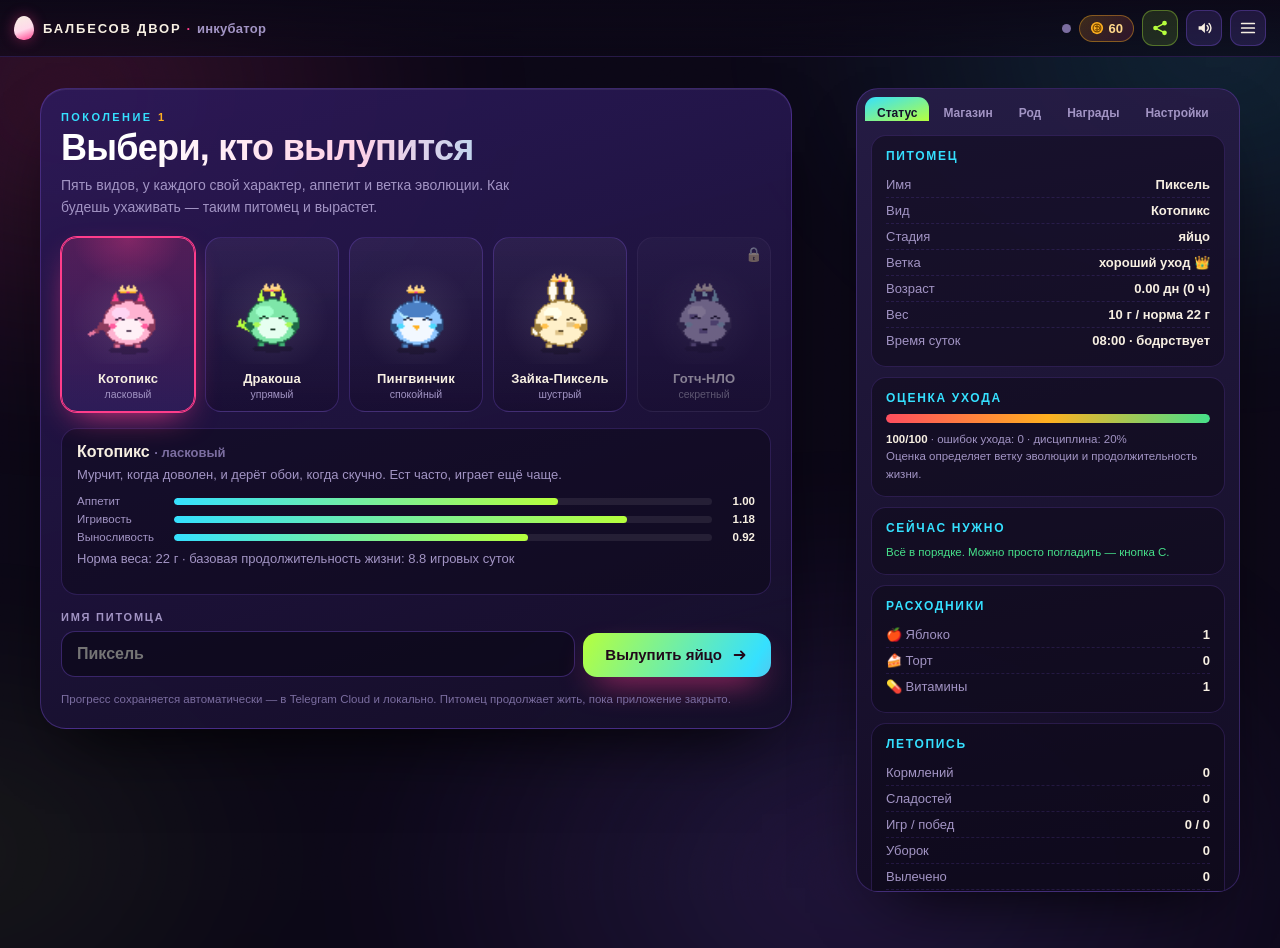
<file: index.html>
<!doctype html>
<html lang="ru">
<head>
<meta charset="utf-8">
<meta name="viewport" content="width=device-width,initial-scale=1,maximum-scale=1,user-scalable=no,viewport-fit=cover">
<meta name="theme-color" content="#150f28">
<meta name="apple-mobile-web-app-capable" content="yes">
<meta name="apple-mobile-web-app-status-bar-style" content="black-translucent">
<title>Балбесов двор — карманный питомец</title>
<script src="https://telegram.org/js/telegram-web-app.js"></script>
<link rel="stylesheet" href="style.css?v=9">
<style>.memorial[hidden],.away[hidden]{display:none!important}</style>
</head>
<body class="phase-hatchery">

<div class="bg-aurora" aria-hidden="true"></div>
<div class="bg-grain" aria-hidden="true"></div>

<header class="topbar">
  <div class="brand">
    <span class="brand-egg"></span>
    <span class="brand-txt">БАЛБЕСОВ ДВОР<b>·</b><i id="petTitle">инкубатор</i></span>
  </div>
  <div class="topbar-right">
    <span class="syncdot" id="syncDot" data-state="idle" title="Синхронизация"></span>
    <div class="coinpill" id="coinPill" title="Готчи — внутренняя валюта">
      <svg viewBox="0 0 16 16" width="14" height="14"><circle cx="8" cy="8" r="7" fill="#ffb020"/><circle cx="8" cy="8" r="4.4" fill="none" stroke="#7a4a00" stroke-width="1.4"/><path d="M8 4.6v6.8M6 6.4h3.2a1.8 1.8 0 010 3.6H6" stroke="#7a4a00" stroke-width="1.3" fill="none" stroke-linecap="round"/></svg>
      <span id="coinVal">0</span>
    </div>
    <button class="icobtn" id="btnShare" aria-label="Поделиться" title="Поделиться питомцем">
      <svg viewBox="0 0 20 20" width="18" height="18"><circle cx="15" cy="4.6" r="2.6" fill="currentColor"/><circle cx="5" cy="10" r="2.6" fill="currentColor"/><circle cx="15" cy="15.4" r="2.6" fill="currentColor"/><path d="M7.3 8.8l5.4-2.9M7.3 11.2l5.4 2.9" stroke="currentColor" stroke-width="1.6" stroke-linecap="round"/></svg>
    </button>
    <button class="icobtn" id="btnSound" aria-label="Звук" title="Звук вкл/выкл">
      <svg viewBox="0 0 20 20" width="18" height="18" id="sndIcon"><path d="M4 8h3l4-3.5v11L7 12H4z" fill="currentColor"/><path class="wave" d="M13.4 7.2a4 4 0 010 5.6M15.6 5a7 7 0 010 10" stroke="currentColor" stroke-width="1.6" fill="none" stroke-linecap="round"/><path class="mute" d="M13.5 7.5l5 5m0-5l-5 5" stroke="currentColor" stroke-width="1.8" fill="none" stroke-linecap="round"/></svg>
    </button>
    <button class="icobtn" id="btnPanel" aria-label="Панель" title="Статус, магазин, настройки">
      <svg viewBox="0 0 20 20" width="18" height="18"><path d="M3 5h14M3 10h14M3 15h14" stroke="currentColor" stroke-width="1.9" stroke-linecap="round"/></svg>
    </button>
  </div>
</header>

<main class="stage">
  <section class="hatchery" id="hatchery">
    <div class="hatch-head">
      <p class="kicker">поколение <b id="genNum">1</b></p>
      <h1>Выбери, кто вылупится</h1>
      <p class="lede">Пять видов, у каждого свой характер, аппетит и ветка эволюции. Как будешь ухаживать — таким питомец и вырастет.</p>
    </div>
    <div class="species-grid" id="speciesGrid"></div>
    <div class="species-info" id="speciesInfo"></div>
    <div class="name-row">
      <label for="petName">Имя питомца</label>
      <input id="petName" maxlength="12" placeholder="Пиксель" autocomplete="off" spellcheck="false">
      <button class="btn-primary" id="btnHatch">
        <span>Вылупить яйцо</span>
        <svg viewBox="0 0 20 20" width="18" height="18"><path d="M4 10h11m-4-4l4 4-4 4" stroke="currentColor" stroke-width="2" fill="none" stroke-linecap="round" stroke-linejoin="round"/></svg>
      </button>
    </div>
    <p class="hatch-note">Прогресс сохраняется автоматически — в Telegram Cloud и локально. Питомец продолжает жить, пока приложение закрыто.</p>
  </section>

  <section class="device-wrap" id="deviceWrap">
    <div class="device" id="device">
      <div class="shell-gloss" aria-hidden="true"></div>
      <div class="shell-top">
        <span class="speaker"><i></i><i></i><i></i><i></i><i></i></span>
        <span class="shell-brand">БАЛБЕСОВ ДВОР</span>
        <span class="model"><span class="callamp" id="callLamp" title="Питомец зовёт"></span>зов питомца</span>
      </div>
      <div class="screen-frame">
        <div class="iconrail" id="railTop"></div>
        <div class="lcd" id="lcdBox">
          <canvas id="lcd" width="128" height="112"></canvas>
          <div class="lcd-scan" aria-hidden="true"></div>
          <div class="lcd-glare" aria-hidden="true"></div>
          <div class="lcd-touch" id="lcdTouch"></div>
        </div>
        <div class="iconrail" id="railBottom"></div>
      </div>
      <div class="hud" id="hud">
        <div class="hud-row">
          <div class="hud-cell"><span class="hud-lbl">Сытость</span><span class="hearts" id="hHunger"></span></div>
          <div class="hud-cell"><span class="hud-lbl">Радость</span><span class="hearts" id="hHappy"></span></div>
        </div>
        <div class="hud-row">
          <div class="hud-cell grow"><span class="hud-lbl">Силы</span><span class="bar"><i id="bEnergy"></i></span></div>
          <div class="hud-cell grow"><span class="hud-lbl">Здоровье</span><span class="bar hp"><i id="bHealth"></i></span></div>
        </div>
        <div class="hud-meta">
          <span id="mStage">—</span><b>·</b><span id="mAge">0 д</span><b>·</b><span id="mWeight">0 г</span><b>·</b><span id="mDisc">дисц. 0%</span>
        </div>
      </div>
      <div class="pad">
        <button class="key key-a" id="keyA" aria-label="Кнопка A — выбор"><b>A</b><small>выбор</small></button>
        <button class="key key-b" id="keyB" aria-label="Кнопка B — подтвердить"><b>B</b><small>ок</small></button>
        <button class="key key-c" id="keyC" aria-label="Кнопка C — отмена"><b>C</b><small>назад</small></button>
      </div>
    </div>
    <p class="pad-hint" id="padHint">A — листать · B — подтвердить · C — отмена</p>
  </section>

  <aside class="panel" id="panel">
    <div class="panel-grip" id="panelGrip"></div>
    <nav class="tabs" id="tabs">
      <button data-tab="status" class="on">Статус</button>
      <button data-tab="shop">Магазин</button>
      <button data-tab="tree">Род</button>
      <button data-tab="awards">Награды</button>
      <button data-tab="setup">Настройки</button>
    </nav>
    <div class="panel-body" id="panelBody"></div>
    <button class="panel-close" id="panelClose">Закрыть</button>
  </aside>
</main>

<div class="memorial" id="memorial" hidden>
  <div class="mem-card">
    <canvas id="memCanvas" width="128" height="112"></canvas>
    <h2 id="memName">—</h2>
    <p class="mem-dates" id="memDates">—</p>
    <p class="mem-cause" id="memCause">—</p>
    <div class="mem-stats" id="memStats"></div>
    <p class="mem-quote" id="memQuote"></p>
    <button class="btn-primary" id="btnNewGen">Новое поколение</button>
  </div>
</div>

<div class="away" id="away" hidden>
  <div class="away-card">
    <h3>Пока тебя не было</h3>
    <div id="awayBody"></div>
    <button class="btn-primary" id="awayOk">Понятно</button>
  </div>
</div>

<div class="toast" id="toast" role="status" aria-live="polite"></div>

<script src="js/audio.js?v=9"></script>
<script src="js/pixel.js?v=9"></script>
<script src="js/state.js?v=9"></script>
<script src="js/telegram.js?v=9"></script>
<script src="js/galaga.js?v=9"></script>
<script src="js/app.js?v=9"></script>
</body>
</html>
</file>
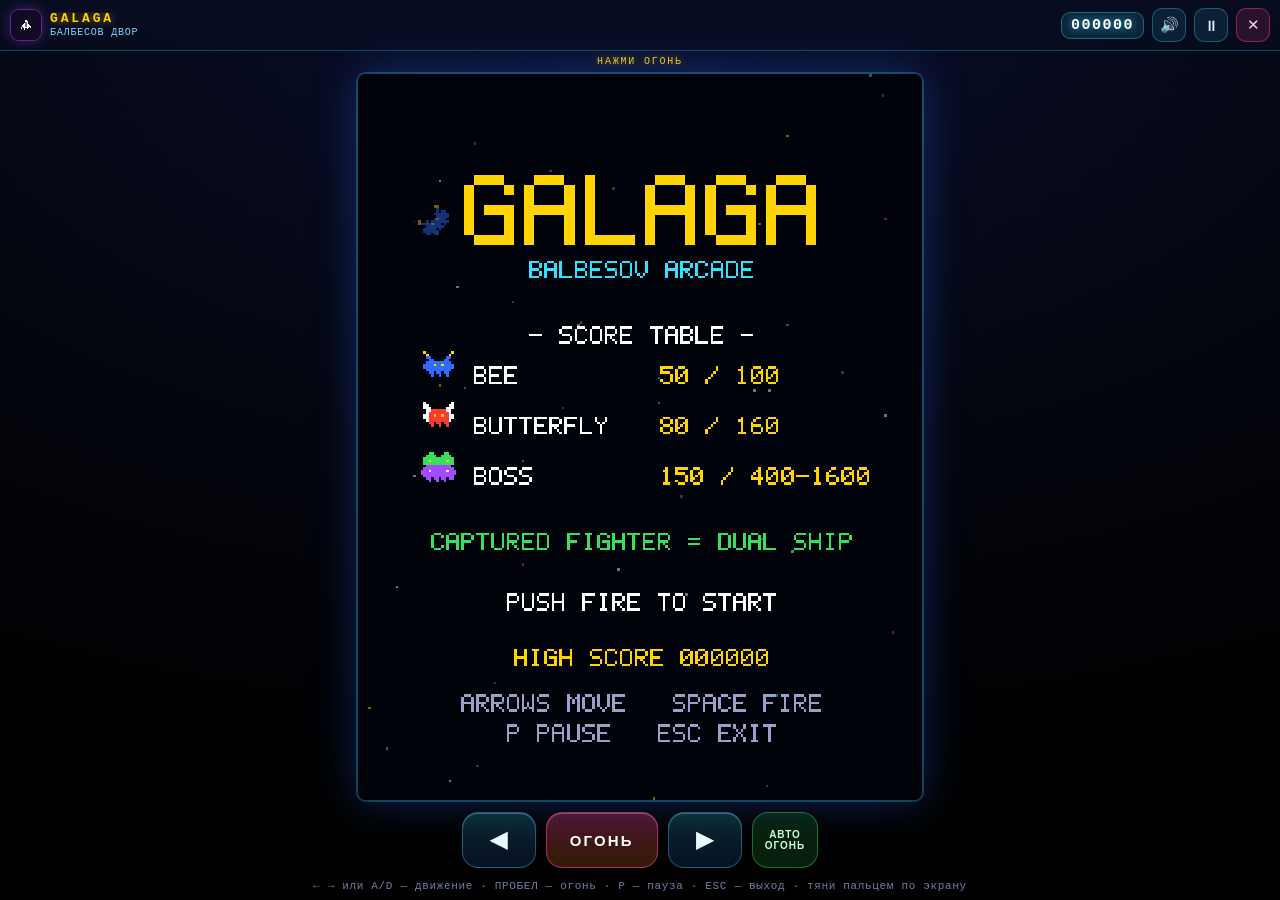
<file: galaga.html>
<!doctype html>
<html lang="ru">
<head>
<meta charset="utf-8">
<meta name="viewport" content="width=device-width,initial-scale=1,maximum-scale=1,user-scalable=no,viewport-fit=cover">
<meta name="theme-color" content="#04060f">
<title>GALAGA · Балбесов Аркада</title>
<style>html,body{margin:0;height:100%;background:#04060f;overflow:hidden}</style>
</head>
<body>
<script src="js/galaga.js?v=9"></script>
<script>Galaga.standalone();</script>
</body>
</html>
</file>
<file: style.css>
/* ============================================================
   GOTCHI — палитра взята из самого предмета: игрушечный
   полупрозрачный корпус, ЖК-экран, кислотные кнопки-конфеты.
   ============================================================ */
:root{
  --ink:#0c0817; --ink2:#150f28; --surface:#1d1636; --surface2:#271d47;
  --overlay:#2f2358; --line:#3d2f6b; --scrim:rgba(8,5,18,.72);
  --cream:#f7efe2; --mute:#a294c4; --mute2:#7b6da0;
  --magenta:#ff3d8b; --cyan:#35e0ff; --lime:#b6ff3d; --amber:#ffb020; --grape:#8b5cf6;
  --ok:#46e08a; --warn:#ffb020; --bad:#ff4d5e; --info:#35e0ff;
  --shell1:#7b4bd6; --shell2:#4a2a92; --shell3:#2d1a5e;
  --lcd1:#dff3c4; --lcd2:#c3e3a4;
  --r:18px; --rs:12px;
  --ff:-apple-system,BlinkMacSystemFont,"Segoe UI",Roboto,"Helvetica Neue",Arial,sans-serif;
}
*{box-sizing:border-box;-webkit-tap-highlight-color:transparent}
html,body{height:100%}
body{
  margin:0;font-family:var(--ff);color:var(--cream);background:var(--ink);
  overflow-x:hidden;overscroll-behavior-y:none;padding:0;
  -webkit-user-select:none;user-select:none;
}
img,canvas{display:block}
button{font-family:inherit;color:inherit;border:0;background:none;cursor:pointer}
input{font-family:inherit}

/* ---------- скроллбары в своей палитре ---------- */
*{scrollbar-width:thin;scrollbar-color:var(--grape) transparent}
*::-webkit-scrollbar{width:9px;height:9px}
*::-webkit-scrollbar-track{background:rgba(139,92,246,.08);border-radius:9px}
*::-webkit-scrollbar-thumb{background:linear-gradient(180deg,var(--magenta),var(--grape));border-radius:9px;border:2px solid transparent;background-clip:padding-box}
*::-webkit-scrollbar-thumb:hover{background:linear-gradient(180deg,var(--cyan),var(--grape));background-clip:padding-box}

/* ---------- фон ---------- */
.bg-aurora{position:fixed;inset:-20%;z-index:-2;filter:blur(70px);opacity:.55;
  background:
    radial-gradient(38% 42% at 18% 22%,#ff3d8b55,transparent 60%),
    radial-gradient(40% 40% at 82% 18%,#35e0ff44,transparent 62%),
    radial-gradient(46% 46% at 62% 84%,#8b5cf655,transparent 64%),
    radial-gradient(34% 34% at 12% 82%,#b6ff3d22,transparent 60%);
  animation:drift 26s ease-in-out infinite alternate}
@keyframes drift{0%{transform:translate3d(-2%,-1%,0) scale(1)}100%{transform:translate3d(3%,2%,0) scale(1.08)}}
.bg-grain{position:fixed;inset:0;z-index:-1;pointer-events:none;opacity:.16;mix-blend-mode:overlay;
  background-image:url("data:image/svg+xml;utf8,<svg xmlns='http://www.w3.org/2000/svg' width='140' height='140'><filter id='n'><feTurbulence type='fractalNoise' baseFrequency='.85' numOctaves='3'/></filter><rect width='140' height='140' filter='url(%23n)' opacity='.55'/></svg>")}

/* ---------- топбар (fixed, чтобы iOS WebView не глючил на sticky) ---------- */
.topbar{position:fixed;top:0;left:0;right:0;z-index:60;display:flex;align-items:center;justify-content:space-between;
  gap:10px;padding:calc(10px + env(safe-area-inset-top)) 14px 10px;
  background:linear-gradient(180deg,rgba(12,8,23,.94),rgba(12,8,23,.62));
  backdrop-filter:blur(14px);-webkit-backdrop-filter:blur(14px);
  border-bottom:1px solid rgba(139,92,246,.22);
  height:auto;min-height:56px}
.brand{display:flex;align-items:center;gap:9px;min-width:0}
.brand-egg{width:20px;height:24px;border-radius:50% 50% 46% 46%/60% 60% 40% 40%;
  background:linear-gradient(160deg,var(--cream),#ffd9ea 55%,var(--magenta));box-shadow:0 0 14px #ff3d8b66;flex:0 0 auto;
  animation:eggwob 3.4s ease-in-out infinite}
@keyframes eggwob{0%,100%{transform:rotate(-7deg)}50%{transform:rotate(7deg)}}
.brand-txt{font-weight:800;letter-spacing:.14em;font-size:13px;white-space:nowrap;overflow:hidden;text-overflow:ellipsis}
.brand-txt b{color:var(--magenta);margin:0 5px}
.brand-txt i{font-style:normal;font-weight:600;letter-spacing:.02em;color:var(--mute);text-transform:none}
.topbar-right{display:flex;align-items:center;gap:8px;flex:0 0 auto}
.coinpill{display:flex;align-items:center;gap:5px;padding:5px 10px;border-radius:999px;font-weight:800;font-size:13px;
  background:linear-gradient(135deg,rgba(255,176,32,.2),rgba(255,61,139,.14));border:1px solid rgba(255,176,32,.4);color:#ffd88a}
.coinpill.bump{animation:bump .4s cubic-bezier(.3,1.6,.5,1)}
@keyframes bump{50%{transform:scale(1.18)}}
.icobtn{width:36px;height:36px;border-radius:11px;display:grid;place-items:center;color:var(--cream);
  background:rgba(139,92,246,.16);border:1px solid rgba(139,92,246,.3);transition:.16s}
.icobtn:hover{background:rgba(139,92,246,.3)}
.icobtn:active{transform:scale(.92)}
#btnSound.off{color:var(--mute)}
#btnSound.off .wave{display:none}
#btnSound:not(.off) .mute{display:none}

/* ---------- раскладка ---------- */
.stage{max-width:1560px;margin:0 auto;padding:calc(70px + env(safe-area-inset-top)) 16px 44px;display:grid;gap:22px;grid-template-columns:1fr}
@media(min-width:1040px){
  .stage{grid-template-columns:minmax(0,1fr) 384px;gap:64px;padding:calc(88px + env(safe-area-inset-top)) 40px 56px;align-items:start}
  body.phase-hatchery .stage{grid-template-columns:minmax(0,1fr) 384px}
}
@media(min-width:1440px){.stage{gap:96px;padding-right:56px}}

/* ---------- инкубатор ---------- */
.hatchery{background:linear-gradient(165deg,rgba(45,26,94,.86),rgba(21,15,40,.92));
  border:1px solid rgba(139,92,246,.32);border-radius:26px;padding:22px 20px 20px;
  box-shadow:0 30px 70px -30px #000,inset 0 1px 0 rgba(255,255,255,.07);animation:rise .5s cubic-bezier(.2,.9,.3,1) both}
@keyframes rise{from{opacity:0;transform:translateY(18px)}}
body:not(.phase-hatchery) .hatchery{display:none}
body.phase-hatchery .device-wrap{display:none}
.kicker{margin:0 0 6px;font-size:11px;letter-spacing:.22em;text-transform:uppercase;color:var(--cyan);font-weight:800}
.kicker b{color:var(--amber)}
.hatch-head h1{margin:0 0 8px;font-size:clamp(24px,5.4vw,36px);line-height:1.06;letter-spacing:-.02em;
  background:linear-gradient(96deg,#fff 10%,#ffd0e6 42%,var(--cyan) 96%);-webkit-background-clip:text;background-clip:text;color:transparent}
.lede{margin:0 0 18px;color:var(--mute);font-size:14px;line-height:1.55;max-width:60ch}
.species-grid{display:grid;grid-template-columns:repeat(auto-fit,minmax(126px,1fr));gap:10px}
.sp-card{position:relative;padding:10px 8px 11px;border-radius:16px;text-align:center;overflow:hidden;
  background:linear-gradient(180deg,rgba(255,255,255,.05),rgba(0,0,0,.18));border:1.5px solid rgba(139,92,246,.26);transition:.18s}
.sp-card canvas{width:100%;height:auto;aspect-ratio:1;image-rendering:pixelated;image-rendering:-webkit-optimize-contrast;
  border-radius:11px;background:radial-gradient(70% 70% at 50% 62%,rgba(255,255,255,.09),transparent 70%)}
@supports not (aspect-ratio:1){
  .sp-card{position:relative}
  .sp-card::before{content:"";display:block;padding-top:100%}
  .sp-card canvas{position:absolute;inset:0;width:100%;height:100%}
}
.sp-card b{display:block;margin-top:7px;font-size:13px;letter-spacing:.01em}
.sp-card small{display:block;color:var(--mute);font-size:10.5px;margin-top:2px}
.sp-card:hover{transform:translateY(-3px);border-color:rgba(53,224,255,.5)}
.sp-card.on{border-color:var(--magenta);background:linear-gradient(180deg,rgba(255,61,139,.2),rgba(139,92,246,.12));
  box-shadow:0 0 0 1px var(--magenta),0 12px 34px -14px var(--magenta)}
.sp-card.on::after{content:"";position:absolute;inset:0;border-radius:16px;pointer-events:none;
  background:radial-gradient(60% 40% at 50% 0%,rgba(255,61,139,.28),transparent 70%)}
.sp-card.locked{opacity:.5;filter:grayscale(.7)}
.sp-card .lock{position:absolute;top:8px;right:8px;font-size:14px}
.species-info{margin:16px 0 4px;padding:14px 15px;border-radius:16px;background:rgba(12,8,23,.5);border:1px solid rgba(139,92,246,.22)}
.species-info h3{margin:0 0 4px;font-size:16px}
.species-info p{margin:0 0 11px;color:var(--mute);font-size:13px;line-height:1.5}
.trait{display:flex;align-items:center;gap:9px;margin:6px 0;font-size:11.5px;color:var(--mute)}
.trait span:first-child{width:88px;flex:0 0 auto}
.trait .tbar{flex:1;height:7px;border-radius:6px;background:rgba(255,255,255,.08);overflow:hidden}
.trait .tbar i{display:block;height:100%;border-radius:6px;background:linear-gradient(90deg,var(--cyan),var(--lime))}
.trait em{font-style:normal;width:34px;text-align:right;color:var(--cream);font-weight:700}
.name-row{display:grid;gap:8px;margin-top:16px;grid-template-columns:1fr}
@media(min-width:560px){.name-row{grid-template-columns:1fr auto;align-items:end}.name-row label{grid-column:1/-1}}
.name-row label{font-size:11px;letter-spacing:.16em;text-transform:uppercase;color:var(--mute);font-weight:800}
#petName{padding:13px 15px;border-radius:14px;background:rgba(12,8,23,.66);border:1.5px solid rgba(139,92,246,.34);
  color:var(--cream);font-size:16px;font-weight:600;outline:none;transition:.16s;min-width:0}
#petName:focus{border-color:var(--cyan);box-shadow:0 0 0 3px rgba(53,224,255,.16)}
.btn-primary{display:inline-flex;align-items:center;justify-content:center;gap:9px;padding:13px 22px;border-radius:14px;
  font-weight:800;font-size:15px;color:#20081a;background:linear-gradient(120deg,var(--lime),var(--cyan) 52%,var(--magenta));
  background-size:180% 100%;box-shadow:0 14px 34px -14px var(--magenta);transition:.2s;white-space:nowrap}
.btn-primary:hover{background-position:100% 0;transform:translateY(-2px)}
.btn-primary:active{transform:translateY(0) scale(.98)}
.hatch-note{margin:14px 0 0;font-size:11.5px;color:var(--mute2);line-height:1.5}

/* ---------- устройство ---------- */
.device-wrap{display:flex;flex-direction:column;align-items:center;gap:14px;animation:rise .55s cubic-bezier(.2,.9,.3,1) both}
.device{position:relative;width:min(452px,100%);
  padding:clamp(26px,7vw,38px) clamp(22px,6vw,40px) clamp(26px,6.4vw,36px);
  border-radius:50% 50% 44% 44% / 33% 33% 25% 25%;
  background:linear-gradient(168deg,var(--shell1),var(--shell2) 46%,var(--shell3));
  box-shadow:0 44px 90px -34px #000,0 0 0 1.5px rgba(255,255,255,.12),inset 0 3px 0 rgba(255,255,255,.3),inset 0 -26px 52px rgba(0,0,0,.42)}
.shell-gloss{position:absolute;inset:0;border-radius:inherit;pointer-events:none;
  background:linear-gradient(146deg,rgba(255,255,255,.32) 0%,rgba(255,255,255,.07) 24%,transparent 44%),
             radial-gradient(58% 26% at 26% 5%,rgba(255,255,255,.36),transparent 70%)}
.shell-top{display:flex;flex-direction:column;align-items:center;justify-content:center;gap:6px;
  height:clamp(54px,14vw,70px);margin-bottom:4px;position:relative}
.speaker{display:flex;gap:3px}
.speaker i{width:3px;height:8px;border-radius:2px;background:rgba(0,0,0,.34);box-shadow:inset 0 1px 0 rgba(255,255,255,.14)}
.shell-brand{font-size:clamp(11px,3.1vw,13.5px);font-weight:900;letter-spacing:.16em;white-space:nowrap;
  color:rgba(255,255,255,.92);text-shadow:0 1px 0 rgba(0,0,0,.4),0 0 16px rgba(255,61,139,.55)}
.model{display:flex;align-items:center;gap:6px;font-size:9px;letter-spacing:.14em;font-weight:800;
  text-transform:uppercase;color:rgba(255,255,255,.46)}
.callamp{width:10px;height:10px;border-radius:50%;background:rgba(0,0,0,.35);box-shadow:inset 0 1px 2px rgba(0,0,0,.6)}
.callamp.on{background:var(--amber);box-shadow:0 0 12px var(--amber),0 0 24px #ffb02088;animation:blink .7s steps(1) infinite}
@keyframes blink{50%{opacity:.22;box-shadow:none}}

.screen-frame{position:relative;padding:10px 9px;border-radius:26px;
  background:linear-gradient(180deg,#1a1030,#0d0720);box-shadow:inset 0 3px 10px rgba(0,0,0,.8),0 1px 0 rgba(255,255,255,.14)}
.iconrail{display:grid;grid-template-columns:repeat(4,1fr);gap:6px;padding:2px 0}
.iconrail#railTop{margin-bottom:8px}
.iconrail#railBottom{margin-top:8px}
.mi{position:relative;display:grid;place-items:center;gap:3px;padding:6px 2px 5px;border-radius:12px;color:#cbb9f2;
  background:rgba(139,92,246,.1);border:1px solid transparent;transition:.14s}
.mi svg{width:20px;height:20px}
.mi small{font-size:9.5px;letter-spacing:.02em;font-weight:800;text-transform:uppercase;opacity:.92;line-height:1.1}
.mi:hover{background:rgba(139,92,246,.24);color:#fff}
.mi.on{color:#150f28;background:linear-gradient(160deg,var(--lime),var(--cyan));border-color:#fff;box-shadow:0 0 16px -2px var(--cyan)}
.mi.alert::after{content:"";position:absolute;top:3px;right:5px;width:6px;height:6px;border-radius:50%;background:var(--bad);
  box-shadow:0 0 8px var(--bad);animation:blink .8s steps(1) infinite}
.mi:disabled{opacity:.32;cursor:not-allowed}

.lcd{position:relative;width:100%;aspect-ratio:128/112;border-radius:12px;overflow:hidden;background:var(--lcd1);
  box-shadow:inset 0 0 0 2px rgba(0,0,0,.5),inset 0 4px 14px rgba(60,80,40,.34)}
#lcd{display:block;width:100%;height:100%;image-rendering:pixelated;image-rendering:-webkit-optimize-contrast}
@supports not (aspect-ratio:1){
  .lcd{height:0;padding-top:87.5%} /* 112/128 * 100 */
  #lcd{position:absolute;inset:0}
}
.lcd-scan{position:absolute;inset:0;pointer-events:none;opacity:.2;
  background:repeating-linear-gradient(180deg,rgba(0,0,0,.5) 0 1px,transparent 1px 3px)}
.lcd-glare{position:absolute;inset:0;pointer-events:none;
  background:linear-gradient(128deg,rgba(255,255,255,.34) 0 16%,transparent 34%),radial-gradient(120% 90% at 50% 120%,rgba(0,40,0,.22),transparent 60%)}
.lcd-touch{position:absolute;inset:0;cursor:pointer}

.hud{padding:10px 4px 2px;display:grid;gap:6px}
.hud-row{display:flex;gap:12px}
.hud-cell{display:flex;align-items:center;gap:7px;flex:1;min-width:0}
.hud-cell.grow{flex:1}
.hud-lbl{font-size:9.5px;letter-spacing:.1em;text-transform:uppercase;font-weight:800;color:rgba(255,255,255,.55);white-space:nowrap}
.hearts{display:flex;gap:2px;font-size:13px;line-height:1;color:var(--magenta);text-shadow:0 0 8px #ff3d8b88}
.hearts i{font-style:normal;opacity:.24}
.hearts i.f{opacity:1}
.bar{flex:1;height:8px;min-width:34px;border-radius:5px;background:rgba(0,0,0,.4);overflow:hidden;box-shadow:inset 0 1px 2px rgba(0,0,0,.6)}
.bar i{display:block;height:100%;width:0;border-radius:5px;background:linear-gradient(90deg,var(--cyan),var(--lime));transition:width .4s}
.bar.hp i{background:linear-gradient(90deg,var(--bad),var(--amber),var(--ok))}
.hud-meta{display:flex;flex-wrap:wrap;gap:5px;justify-content:center;font-size:10.5px;color:rgba(255,255,255,.66);font-weight:600}
.hud-meta b{color:rgba(255,255,255,.26)}

.pad{display:flex;justify-content:center;align-items:center;gap:clamp(12px,3.4vw,18px);margin-top:14px}
.key{width:clamp(60px,17vw,70px);height:clamp(60px,17vw,70px);border-radius:50%;display:grid;place-items:center;line-height:1;
  box-shadow:0 7px 0 rgba(0,0,0,.42),inset 0 2px 0 rgba(255,255,255,.5),0 12px 24px -10px #000;transition:.08s}
.key b{font-size:clamp(19px,5.4vw,23px);font-weight:900;color:#2a0f22}
.key small{font-size:clamp(10px,2.9vw,11.5px);font-weight:800;letter-spacing:.01em;color:rgba(42,15,34,.8);margin-top:3px}
.key-a{background:radial-gradient(70% 70% at 34% 26%,#fff6a8,var(--amber))}
.key-b{background:radial-gradient(70% 70% at 34% 26%,#ffd0e6,var(--magenta));width:clamp(70px,20vw,82px);height:clamp(70px,20vw,82px)}
.key-c{background:radial-gradient(70% 70% at 34% 26%,#c9f6ff,var(--cyan))}
.key:active,.key.press{transform:translateY(5px);box-shadow:0 2px 0 rgba(0,0,0,.42),inset 0 2px 0 rgba(255,255,255,.4)}
.pad-hint{margin:0;text-align:center;font-size:12px;font-weight:600;color:var(--mute);letter-spacing:.02em;min-height:16px;max-width:452px;padding:0 8px}

/* ---------- панель ---------- */
.panel{background:linear-gradient(170deg,rgba(39,29,71,.94),rgba(18,12,34,.96));border:1px solid rgba(139,92,246,.28);
  border-radius:22px;overflow:hidden;display:flex;flex-direction:column;box-shadow:0 30px 70px -34px #000}
@media(min-width:1040px){.panel{position:sticky;top:80px;max-height:calc(100vh - 96px);justify-self:end;width:100%}}
@media(max-width:1039px){
  .panel{position:fixed;left:0;right:0;bottom:0;z-index:80;border-radius:22px 22px 0 0;max-height:82vh;
    transform:translateY(102%);transition:transform .32s cubic-bezier(.2,.9,.3,1);border-bottom:0}
  .panel.open{transform:translateY(0)}
  body.panel-open::after{content:"";position:fixed;inset:0;z-index:70;background:var(--scrim);backdrop-filter:blur(3px);-webkit-backdrop-filter:blur(3px)}
}
.panel-grip{height:20px;display:none;place-items:center;cursor:grab}
.panel-grip::before{content:"";width:42px;height:4px;border-radius:3px;background:rgba(255,255,255,.24)}
@media(max-width:1039px){.panel-grip{display:grid}}
.tabs{display:flex;gap:2px;padding:8px 8px 0;overflow-x:auto;scrollbar-width:none}
.tabs::-webkit-scrollbar{display:none}
.tabs button{padding:9px 12px;border-radius:11px 11px 0 0;font-size:12px;font-weight:800;color:var(--mute);white-space:nowrap;transition:.15s}
.tabs button:hover{color:var(--cream);background:rgba(139,92,246,.14)}
.tabs button.on{color:#150f28;background:linear-gradient(160deg,var(--cyan),var(--lime))}
.panel-body{padding:14px;overflow-y:auto;flex:1;min-height:180px}
.panel-close{display:none;margin:0 14px 14px;padding:12px;border-radius:13px;font-weight:800;background:rgba(139,92,246,.2);border:1px solid rgba(139,92,246,.34)}
@media(max-width:1039px){.panel-close{display:block}}

.card{padding:13px 14px;border-radius:15px;background:rgba(12,8,23,.5);border:1px solid rgba(139,92,246,.2);margin-bottom:10px}
.card h4{margin:0 0 9px;font-size:12px;letter-spacing:.14em;text-transform:uppercase;color:var(--cyan);font-weight:800}
.kv{display:flex;justify-content:space-between;gap:10px;padding:5px 0;font-size:13px;border-bottom:1px dashed rgba(139,92,246,.16)}
.kv:last-child{border:0}
.kv span{color:var(--mute)}
.kv b{font-weight:700}
.meter{height:9px;border-radius:6px;background:rgba(255,255,255,.08);overflow:hidden;margin-top:6px}
.meter i{display:block;height:100%;border-radius:6px;transition:width .5s}
.note{font-size:11.5px;color:var(--mute);line-height:1.5;margin:8px 0 0}

.shop-item{display:flex;gap:11px;align-items:center;padding:11px;border-radius:14px;margin-bottom:8px;
  background:rgba(12,8,23,.5);border:1px solid rgba(139,92,246,.2);transition:.16s}
.shop-item:hover{border-color:rgba(53,224,255,.42)}
.shop-ico{width:40px;height:40px;flex:0 0 auto;border-radius:11px;display:grid;place-items:center;font-size:20px;
  background:linear-gradient(150deg,rgba(255,61,139,.24),rgba(53,224,255,.18))}
.shop-txt{flex:1;min-width:0}
.shop-txt b{display:block;font-size:13.5px}
.shop-txt small{display:block;color:var(--mute);font-size:11px;line-height:1.4;margin-top:2px}
.buy{padding:8px 12px;border-radius:11px;font-weight:800;font-size:12px;white-space:nowrap;
  background:linear-gradient(140deg,var(--amber),var(--magenta));color:#2a0f22}
.buy:disabled{background:rgba(255,255,255,.09);color:var(--mute2);cursor:not-allowed}
.buy.owned{background:rgba(70,224,138,.18);color:var(--ok)}

.tree-row{display:flex;gap:10px;align-items:center;padding:10px;border-radius:13px;margin-bottom:7px;background:rgba(12,8,23,.45);border:1px solid rgba(139,92,246,.16)}
.tree-row canvas{width:44px;height:44px;image-rendering:pixelated;image-rendering:-webkit-optimize-contrast;border-radius:9px;background:rgba(255,255,255,.05);flex:0 0 auto}
.tree-row div{min-width:0}
.tree-row b{font-size:13px;display:block}
.tree-row small{font-size:11px;color:var(--mute);display:block;line-height:1.4}
.award{display:flex;gap:10px;align-items:center;padding:9px 11px;border-radius:13px;margin-bottom:7px;background:rgba(12,8,23,.45);border:1px solid rgba(139,92,246,.16);opacity:.5}
.award.got{opacity:1;border-color:rgba(182,255,61,.4);background:linear-gradient(120deg,rgba(182,255,61,.1),rgba(53,224,255,.06))}
.award .ai{font-size:19px;width:26px;text-align:center}
.award b{font-size:12.5px;display:block}
.award small{font-size:10.5px;color:var(--mute)}
.seg{display:flex;gap:5px;flex-wrap:wrap;margin-top:8px}
.seg button{padding:8px 11px;border-radius:10px;font-size:12px;font-weight:700;background:rgba(139,92,246,.16);border:1px solid rgba(139,92,246,.28)}
.seg button.on{background:linear-gradient(140deg,var(--cyan),var(--lime));color:#150f28;border-color:transparent}
.seg button:disabled{opacity:.4;cursor:not-allowed}
.danger{margin-top:10px;width:100%;padding:11px;border-radius:12px;font-weight:800;font-size:12.5px;color:var(--bad);
  background:rgba(255,77,94,.12);border:1px solid rgba(255,77,94,.34)}
.switch{display:flex;align-items:center;justify-content:space-between;gap:10px;padding:9px 0;font-size:13px}
.tgl{width:46px;height:26px;border-radius:99px;background:rgba(255,255,255,.14);position:relative;transition:.2s;flex:0 0 auto}
.tgl::after{content:"";position:absolute;top:3px;left:3px;width:20px;height:20px;border-radius:50%;background:#fff;transition:.2s}
.tgl.on{background:linear-gradient(90deg,var(--lime),var(--cyan))}
.tgl.on::after{left:23px}

/* ---------- оверлеи ---------- */
.memorial,.away{position:fixed;inset:0;z-index:120;display:grid;place-items:center;padding:18px;background:var(--scrim);
  backdrop-filter:blur(8px);-webkit-backdrop-filter:blur(8px);animation:fade .4s both}
.memorial[hidden],.away[hidden]{display:none!important}
@keyframes fade{from{opacity:0}}
.mem-card,.away-card{width:min(420px,100%);max-height:90vh;overflow-y:auto;padding:22px;border-radius:24px;text-align:center;
  background:linear-gradient(170deg,#2b1f4e,#140e2a);border:1px solid rgba(139,92,246,.36);box-shadow:0 40px 90px -30px #000;
  animation:rise .45s cubic-bezier(.2,.9,.3,1) both}
#memCanvas{width:190px;height:auto;aspect-ratio:128/112;image-rendering:pixelated;image-rendering:-webkit-optimize-contrast;
  margin:0 auto 14px;border-radius:14px;background:#0e0a1c}
@supports not (aspect-ratio:1){
  #memCanvas{height:166px}
}
.mem-card h2{margin:0 0 4px;font-size:24px}
.mem-dates{margin:0 0 10px;color:var(--mute);font-size:12px;letter-spacing:.1em}
.mem-cause{margin:0 0 14px;font-size:13.5px;color:var(--amber)}
.mem-stats{display:grid;grid-template-columns:1fr 1fr;gap:8px;margin-bottom:14px}
.mem-stats div{padding:9px;border-radius:12px;background:rgba(0,0,0,.3)}
.mem-stats b{display:block;font-size:17px;color:var(--cyan)}
.mem-stats small{font-size:10px;color:var(--mute);letter-spacing:.08em;text-transform:uppercase}
.mem-quote{margin:0 0 16px;font-size:12.5px;color:var(--mute);font-style:italic;line-height:1.55}
.away-card{text-align:left}
.away-card h3{margin:0 0 12px;font-size:18px}
#awayBody{margin-bottom:16px;font-size:13px;line-height:1.6;color:var(--mute)}
#awayBody b{color:var(--cream)}
.away-card .btn-primary{width:100%}

.toast{position:fixed;left:50%;bottom:calc(26px + env(safe-area-inset-bottom));z-index:200;transform:translate(-50%,26px);opacity:0;pointer-events:none;
  padding:11px 18px;border-radius:14px;font-size:13px;font-weight:700;max-width:88vw;text-align:center;
  background:linear-gradient(140deg,rgba(45,26,94,.98),rgba(20,14,42,.98));border:1px solid rgba(139,92,246,.5);
  box-shadow:0 20px 44px -18px #000;transition:.28s cubic-bezier(.2,.9,.3,1)}
.toast.on{opacity:1;transform:translate(-50%,0)}
.toast.good{border-color:rgba(70,224,138,.6)}
.toast.bad{border-color:rgba(255,77,94,.6)}

@media(max-width:420px){
  .mi small{font-size:8.5px}
  .mi svg{width:17px;height:17px}
  .hud-lbl{font-size:8.5px}
  .hud-meta{font-size:9.5px}
  .stage{padding:calc(60px + env(safe-area-inset-top)) 10px 36px}
  .brand-txt{font-size:11.5px;letter-spacing:.08em}
  .pad-hint{font-size:11px}
}
@media(prefers-reduced-motion:reduce){*{animation-duration:.01ms!important;transition-duration:.01ms!important}}

/* ================= TELEGRAM MINI APP ================= */
:root{--tma-vh:100vh}
body.tma{min-height:var(--tma-vh)}
body.tma .stage{padding-bottom:calc(40px + env(safe-area-inset-bottom))}

.syncdot{width:9px;height:9px;border-radius:50%;flex:0 0 auto;background:var(--mute2);
  box-shadow:0 0 0 3px rgba(255,255,255,.04);transition:.25s}
.syncdot[data-state="idle"]{background:var(--cyan);box-shadow:0 0 9px rgba(53,224,255,.6)}
.syncdot[data-state="saving"]{background:var(--amber);box-shadow:0 0 10px var(--amber);animation:syncpulse .8s ease-in-out infinite}
.syncdot[data-state="synced"]{background:var(--ok);box-shadow:0 0 10px rgba(70,224,138,.7)}
.syncdot[data-state="error"]{background:var(--bad);box-shadow:0 0 10px rgba(255,77,94,.7)}
.syncdot[data-state="local"]{background:var(--mute2);box-shadow:none}
@keyframes syncpulse{50%{opacity:.3;transform:scale(.78)}}

#btnShare{color:var(--lime);border-color:rgba(182,255,61,.34);background:rgba(182,255,61,.12)}
#btnShare:hover{background:rgba(182,255,61,.26);border-color:rgba(182,255,61,.6)}
.coinpill{cursor:pointer;transition:.16s}
.coinpill:hover{border-color:rgba(255,176,32,.75);transform:translateY(-1px)}

@media(max-width:460px){
  .topbar{padding-left:10px;padding-right:10px;gap:6px}
  .topbar-right{gap:6px}
  .icobtn{width:33px;height:33px;border-radius:10px}
  .icobtn svg{width:16px;height:16px}
  .coinpill{padding:4px 8px;font-size:12px}
  .brand-txt{font-size:11px;letter-spacing:.06em}
  .syncdot{width:7px;height:7px}
}
@media(max-width:360px){
  .brand-txt i{display:none}
  .brand-txt b{display:none}
}
</file>
